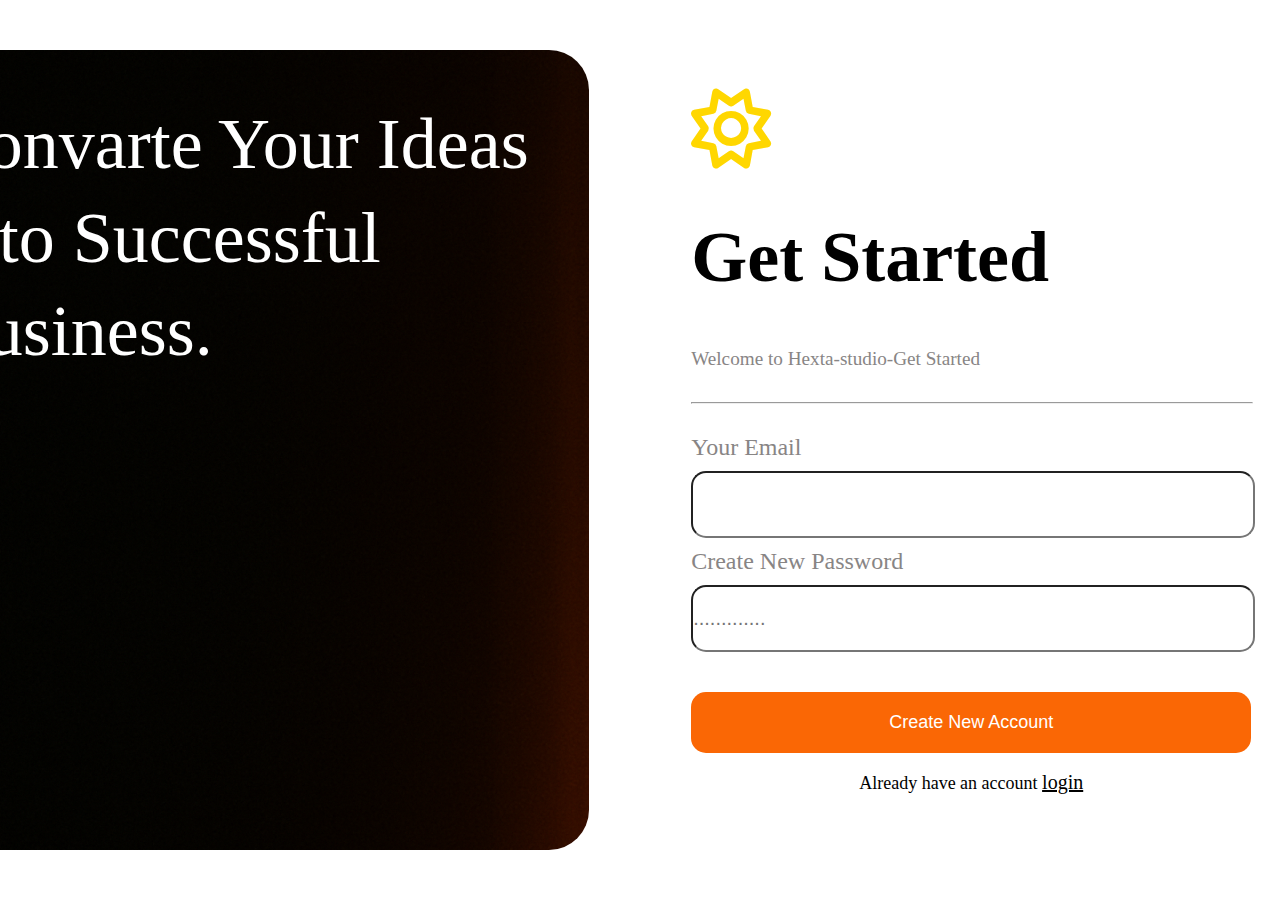
<file: index.html>
<!DOCTYPE html>
<html lang="en">

<head>
    <meta charset="UTF-8">
    <meta name="viewport" content="width=device-width, initial-scale=1.0">
    <link rel="stylesheet" href="style.css">
    <link rel="stylesheet" href="https://cdnjs.cloudflare.com/ajax/libs/font-awesome/6.4.0/css/all.min.css">
    <title>Hexta-studio</title>
</head>

<body>
    <section class="wrapper">
        <div class="container">
            <div class="header">
                <h1>Convarte Your Ideas Into Successful Business.</h1>
            </div>
            <div class="logs">
                <div class="logs-header">
                    <div class="icon">
                        <i class="far fa-sun" style="color: gold ; font-size: 80px;"></i>
                    </div>
                    <h1>Get Started</h1>
                    <p>Welcome to Hexta-studio-Get Started</p>
                </div>
                <hr>
                <div class="form">
                    <form action="">
                        <div class="inputs">
                            <label for="email"> Your Email</label>
                            <br>
                            <input type="email" name="Email" id="input">
                        </div>
                        <div class="inputs">
                            <label for="email"> Create New Password</label>
                            <br>
                            <input type="password" name="password" id="input" placeholder=".............">
                        </div>
                        <div class="submit">
                            <button type="submit"> Create New Account</button>
                            <p>Already have an account <a href="nextpage.html">login</a></p>
                        </div>
                    </form>
                </div>


            </div>
        </div>
    </section>
</body>

</html>
</file>
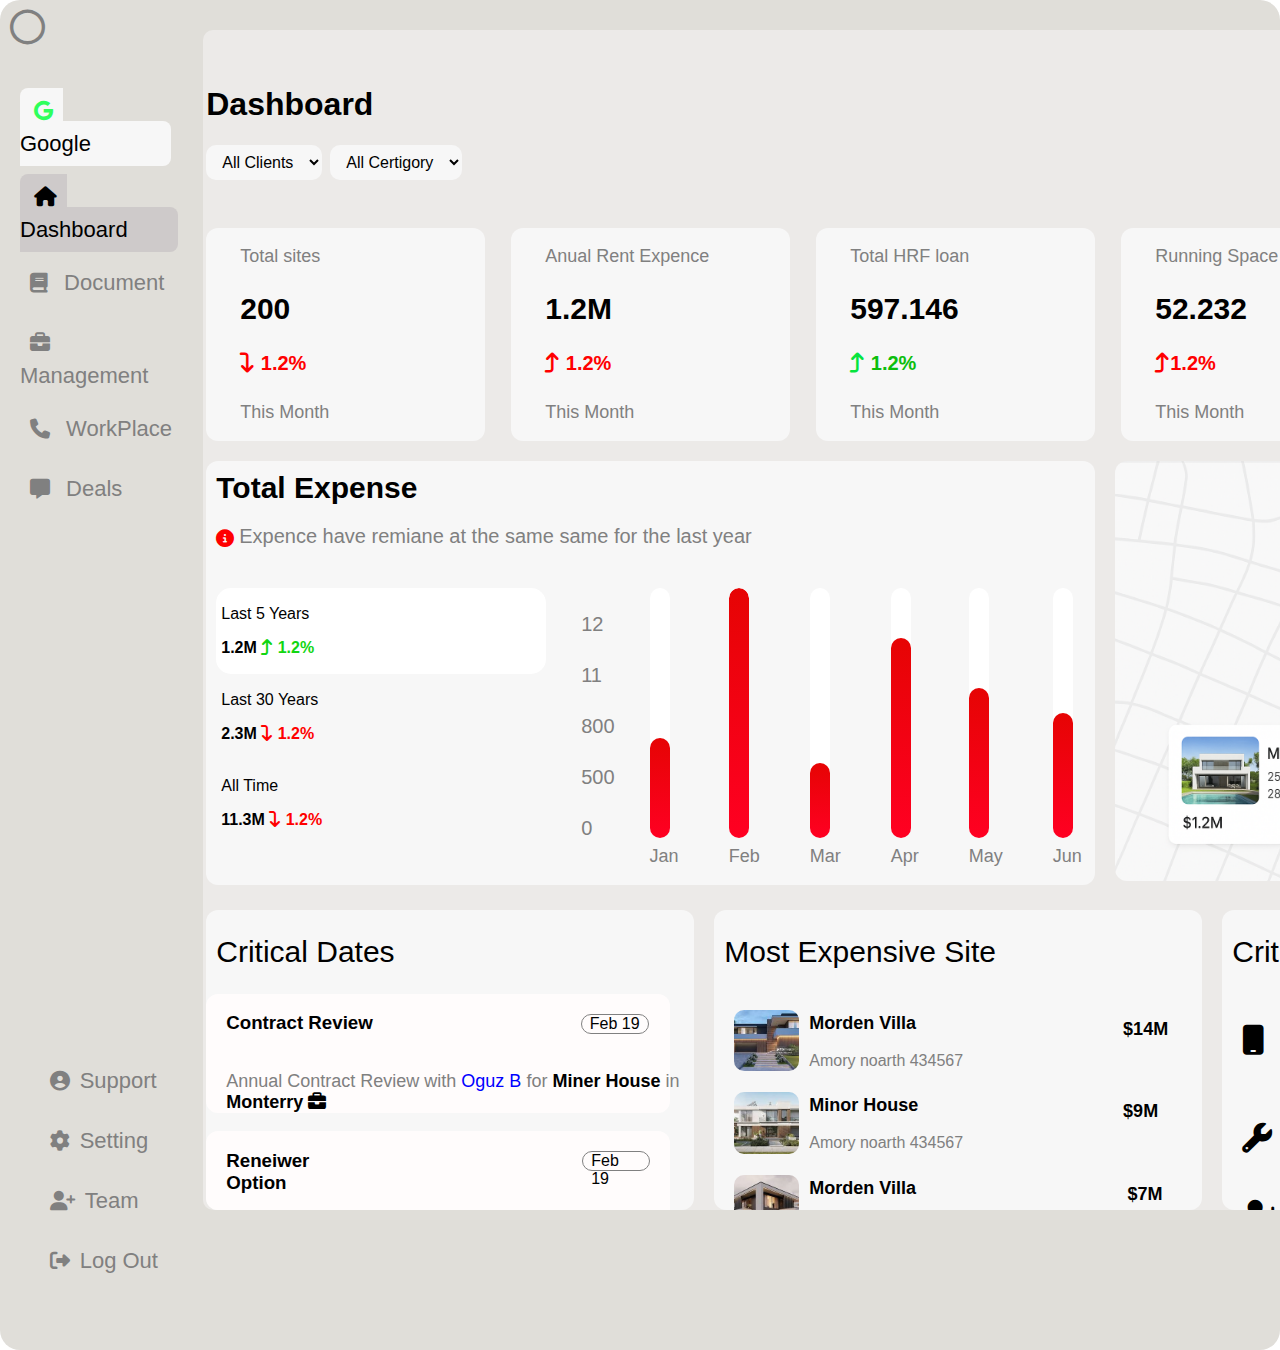
<file: nextpage.html>
<!DOCTYPE html>
<html lang="en">

<head>
    <meta charset="UTF-8">
    <meta name="viewport" content="width=device-width, initial-scale=1.0">
    <title>Dashbord</title>
    <link rel="stylesheet" href="https://cdnjs.cloudflare.com/ajax/libs/font-awesome/6.4.0/css/all.min.css">
    <link rel="stylesheet" href="nextpage.css">

</head>


<body>
    <div class="wrapper">
        <div class="contianer">
            <div class="right-bar">
                <i class="fa-regular fa-circle"></i>
                <div class="inline">
                    <ul>

                        <li class="list-1"> <a href="http://google.com"><i class="fab fa-google"
                                    style="color: rgb(47, 255, 92);"></i>
                                Google</a></li>
                        <li class="list-2"><a href=""><i class="fas fa-home"></i>Dashboard</a></li>
                        <li><a href=""><i class="fas fa-book"></i> Document</a></li>
                        <li><a href=""> <i class="fas fa-briefcase"></i>Management</a></li>
                        <li><a href=""><i class="fas fa-phone"></i> WorkPlace</a></li>
                        <li><a href=""><i class="fas fa-message"></i> Deals</a></li>
                    </ul>
                    <ul>
                        <li><a href=""><i class="fas fa-user-circle"></i>Support</a></li>
                        <li><a href=""><i class="fas fa-gear"></i>Setting</a></li>
                        <li><a href=""><i class="fas fa-user-plus"></i>Team</a></li>
                        <li><a href=""><i class="fa-solid fa-right-from-bracket"></i>Log Out</a></li>
                    </ul>
                </div>

            </div>
            <div class="right-section">
                <div class="right-container" style="z-index: -5;">
                    <div class="header">
                        <div id="mobile-nav" style="display: none;">
                            <p id="exit-button"><i class="fas fa-xmark" style="font-size: 30px;  "></i></p>
                            <i class="fa-regular fa-circle" style="font-size: 28px; padding: 10px 0;"></i>
                            <div class="inline-nav">
                                <ul>

                                    <li class="list2"> <a href="http://google.com"><i class="fab fa-google"
                                                style="color: rgb(47, 255, 92);"></i>
                                            Google</a></li>
                                    <li class="list-3"><a href=""><i class="fas fa-home"></i>Dashboard</a></li>
                                    <li><a href=""><i class="fas fa-book"></i> Document</a></li>
                                    <li><a href=""> <i class="fas fa-briefcase"></i>Management</a></li>
                                    <li><a href=""><i class="fas fa-phone"></i> WorkPlace</a></li>
                                    <li><a href=""><i class="fas fa-message"></i> Deals</a></li>
                                </ul>
                                <ul>
                                    <li><a href=""><i class="fas fa-user-circle"></i>Support</a></li>
                                    <li><a href=""><i class="fas fa-gear"></i>Setting</a></li>
                                    <li><a href=""><i class="fas fa-user-plus"></i>Team</a></li>
                                    <li><a href=""><i class="fa-solid fa-right-from-bracket" id="logout-link"></i>Log
                                            Out</a></li>
                                </ul>
                            </div>
                        </div>
                        <div class="header-flex">
                            <p id="toggle-button"> <i class="fas fa-bars" style="font-size: 35px;"></i></p>
                        </div>
                        <h1>Dashboard</h1>

                        <div class="header-flex flex">
                            <div class="selection">
                                <select name="select" id="select">
                                    <option value="All Clients" disabled selected>All Clients</option>
                                    <option value="All Clients">Nigeria</option>
                                    <option value="All Clients">Abroad</option>
                                </select>
                                <select name="select" id="select">
                                    <option value="All Clients" disabled selected>All Certigory</option>
                                    <option value="All Clients">Business</option>
                                    <option value="All Clients">Invesrtment</option>
                                </select>

                            </div>
                            <div class="edit">
                                <a href="">Edit Modules</a>
                            </div>
                        </div>
                    </div>
                    <div class="box-flex">
                        <div class="box-boxing">
                            <p>Total sites</p>
                            <h2> 200</h2>
                            <h4><i class="fas fa-arrow-turn-down" style="color: red;"></i> 1.2% </h4>
                            <p>This Month</p>
                        </div>
                        <div class="box-boxing">
                            <p>Anual Rent Expence</p>
                            <h2> 1.2M</h2>
                            <h4><i class="fas fa-arrow-turn-up" style="color: red;"></i> 1.2% </h4>
                            <p>This Month</p>
                        </div>
                        <div class="box-boxing">
                            <p>Total HRF loan</p>
                            <h2> 597.146</h2>
                            <h4 style="color: rgb(12, 190, 12);"><i class="fas fa-arrow-turn-up"
                                    style="color: rgb(6, 228, 62);"></i> 1.2% </h4>
                            <p>This Month</p>
                        </div>
                        <div class="box-boxing">
                            <p>Running Space</p>
                            <h2>52.232</h2>
                            <h4><i class="fas fa-arrow-turn-up" style="color: red;"></i>1.2%</h4>
                            <p>This Month</p>
                        </div>
                        <div class="box-boxing">
                            <p> Expiring Loanes</p>
                            <h2> 144</h2>
                            <h4><i class="fas fa-arrow-turn-up" style="color: red;"></i> 1.2%</h4>
                            <p>This Month</p>
                        </div>
                    </div>
                    <div class="expence-section-flex">
                        <div class="image-sets">
                            <div class="expence">
                                <div class="E-header">
                                    <p> <strong>Total Expense</strong></p>
                                    <p><i class="fas fa-info-circle"
                                            style="color: #ff0000; font-size: 18px; margin-top: 5px;"></i>Expence
                                        have remiane at the
                                        same same for the
                                        last year</p>
                                </div>
                                <div class="expence-flex">
                                    <div class="expence-grid">
                                        <div class="expence-box"
                                            style="background-color:  #ffffff; border-radius: 15px;">
                                            <p> Last 5 Years</p>
                                            <p style="font-weight: 900;"> 1.2M <strong
                                                    style="color: rgb(18, 214, 18);"><i
                                                        class="fas fa-arrow-turn-up"></i>
                                                    1.2% </strong></p>
                                        </div>
                                        <div class="expence-box">
                                            <p> Last 30 Years</p>
                                            <p style="font-weight: 900;"> 2.3M <strong style="color:#ff0000;"><i
                                                        class="fas fa-arrow-turn-down"></i>
                                                    1.2% </strong></p>
                                        </div>
                                        <div class="expence-box">
                                            <p>All Time</p>
                                            <p style="font-weight: 900;"> 11.3M <strong style="color: #ff0000;"><i
                                                        class="fas fa-arrow-turn-down"></i>
                                                    1.2% </strong></p>
                                        </div>
                                    </div>
                                    <div class="nunber-grid">
                                        <p>12</p>
                                        <p>11</p>
                                        <p>800</p>
                                        <p>500</p>
                                        <p>0</p>
                                    </div>
                                    <div class="expence-range">
                                        <div class="bars">
                                            <div class="bar-set">
                                                <div class="bar">
                                                    <div class="progress" style="height: 40%;"></div>

                                                </div>
                                                <span>Jan</span>
                                            </div>
                                            <div class="bar-set">
                                                <div class="bar">
                                                    <div class="progress" style="height: 100%;"></div>

                                                </div>
                                                <span>Feb</span>
                                            </div>
                                            <div class="bar-set">
                                                <div class="bar">
                                                    <div class="progress" style="height: 30%;"></div>

                                                </div>
                                                <span>Mar</span>
                                            </div>
                                            <div class="bar-set">
                                                <div class="bar">
                                                    <div class="progress" style="height: 80%;"></div>

                                                </div>
                                                <span>Apr</span>
                                            </div>
                                            <div class="bar-set">
                                                <div class="bar">
                                                    <div class="progress" style="height: 60%;"></div>

                                                </div>
                                                <span>May</span>
                                            </div>
                                            <div class="bar-set">
                                                <div class="bar">
                                                    <div class="progress" style="height: 50%;"></div>

                                                </div>
                                                <span>Jun</span>
                                            </div>

                                        </div>
                                    </div>

                                </div>
                            </div>
                        </div>
                        <div class="map-image">
                            <div class="map-img">
                                <img src="assets/images/map.png" alt="">
                            </div>
                        </div>
                    </div>
                    <div class="information-flex">
                        <div class="critical-dates">
                            <div class="critical-header">
                                <h2>Critical Dates</h2>
                            </div>
                            <div class="contract-rev">
                                <div class="contract-header">
                                    <h3>Contract Review</h3>
                                    <main>Feb 19</main>
                                </div>
                                <p>Annual Contract Review with <span style="color: blue;"> Oguz B</span> for <strong
                                        style="color: black;">Miner
                                        House</strong> in
                                    <strong style="color: black;">Monterry <i class="fas fa-briefcase"
                                            style="color: black;"></i></strong>
                                </p>
                            </div>
                            <div class="contract-rev">
                                <div class="contract-header">
                                    <h3>Reneiwer Option</h3>
                                    <main>Feb 19</main>
                                </div>
                                <p>Annual Contract Review with <span style="color: blue;"> Oguz B</span> for <strong
                                        style="color: black;">Miner
                                        House</strong> in
                                    <strong style="color: black;">Monterry <i class="fas fa-book"
                                            style="color: black;"></i></strong>
                                </p>
                            </div>
                        </div>
                        <div class="critical-dates">
                            <div class="critical-header">
                                <h2>Most Expensive Site</h2>
                            </div>
                            <div class="villa-sets">
                                <div class="villa-list">
                                    <div class="villa-image">
                                        <img src="assets/images/house1.jpeg" alt="">
                                    </div>
                                    <div class="villa-header">
                                        <p>Morden Villa</p>
                                        <span>Amory noarth 434567</span>
                                    </div>
                                </div>
                                <div class="left-text">
                                    <h4>$14M</h4>
                                </div>
                            </div>
                            <div class="villa-sets">
                                <div class="villa-list">
                                    <div class="villa-image">
                                        <img src="assets/images/house2jpeg.jpeg" alt="">
                                    </div>
                                    <div class="villa-header">
                                        <p>Minor House</p>
                                        <span>Amory noarth 434567</span>
                                    </div>
                                </div>
                                <div class="left-text">
                                    <h4>$9M</h4>
                                </div>
                            </div>
                            <div class="villa-sets">
                                <div class="villa-list">
                                    <div class="villa-image">
                                        <img src="assets/images/house3jpeg.jpeg" alt="">
                                    </div>
                                    <div class="villa-header">
                                        <p>Morden Villa</p>
                                        <span>Beary noarth 7345679</span>
                                    </div>
                                </div>
                                <div class="left-text">
                                    <h4>$7M</h4>
                                </div>
                            </div>
                            <div class="villa-sets">
                                <div class="villa-list">
                                    <div class="villa-image">
                                        <img src="assets/images/house4jpeg.jpeg" alt="">
                                    </div>
                                    <div style="margin: 0; padding: 0;" class="villa-header">
                                        <p>Minor House</p>
                                        <span>Amory noarth 434567</span>
                                    </div>
                                </div>
                                <div class="left-text">
                                    <h4>$14M</h4>
                                </div>
                            </div>
                        </div>
                        <div class="critical-dates">
                            <div class="critical-header">
                                <h2>Critical Dates</h2>
                            </div>
                            <div class="villa-sets1">
                                <div class="villa-list1">
                                    <div class="villa-image">
                                        <i class="fas fa-mobile"></i>
                                    </div>
                                    <div class="villa-header1">
                                        <p>Annual Rentail</p>
                                        <span>May 20</span>

                                    </div>
                                </div>
                                <div class="left-text">
                                    <h4>$6.826.59</h4>
                                </div>
                            </div>
                            <div class="villa-sets1">
                                <div class="villa-list1">
                                    <div class="villa-image">
                                        <i class="fa-solid fa-wrench"></i>
                                    </div>
                                    <div class="villa-header1">
                                        <p> Repair</p>
                                        <span>Jun 19</span>

                                    </div>
                                </div>
                                <div class="left-text">
                                    <h4>$6.826.59</h4>
                                </div>
                            </div>
                            <div class="villa-sets1">
                                <div class="villa-list1">
                                    <div class="villa-image">
                                        <i class="fas fa-user-plus"></i>
                                    </div>
                                    <div class="villa-header1">
                                        <p> Salaries</p>
                                        <span>April 30</span>

                                    </div>
                                </div>
                                <div class="left-text">
                                    <h4>$6.826.59</h4>
                                </div>
                            </div>
                            <div class="villa-sets1">
                                <div class="villa-list1">
                                    <div class="villa-image">
                                        <i class="fas fa-mobile"></i>
                                    </div>
                                    <div class="villa-header1">
                                        <p>Annual Rentail</p>
                                        <span>May 20</span>

                                    </div>
                                </div>
                                <div class="left-text">
                                    <h4>$6.826.59</h4>
                                </div>
                            </div>
                        </div>
                    </div>
                </div>
            </div>
        </div>
    </div>
    <script>
        const toggleButton = document.getElementById("toggle-button");
        const exitButton = document.getElementById("exit-button");
        const mobileNav = document.getElementById("mobile-nav");


        toggleButton.addEventListener("click", () => {
            mobileNav.style.display = "block";
        });

        exitButton.addEventListener("click", () => {
            mobileNav.style.display = "none";
        });
        const logoutLink = document.getElementById("logout-link");

        logoutLink.addEventListener("click", (e) => {
            e.preventDefault(); // stop the link from navigating immediately

            const confirmLogout = confirm("Are you sure you want to log out?");

            if (confirmLogout) {
                // ✅ User clicked "Yes"
                alert("You have been logged out!");
                // Redirect to your logout handler or home page
                window.location.href = "index.html";
            } else {
                // ❌ User clicked "No"
                window.location.href = "nextpage.html";
            }
        });
    </script>
</body>

</html>
</file>
<file: style.css>
body {
  padding: 0;
  margin: 0;
}
.container {
  justify-content: center;
  align-items: center;
  margin: 0 auto;
  margin: fit-content;
  display: flex;
  gap: 8%;
}
.wrapper {
  justify-content: center;
  align-items: center;
}
.header {
  background-image: url("assets/images/chart.png");
  width: 700px;
  align-items: center;
  justify-content: center;
  height: 800px;
  border-radius: 40px;
  margin: 50px 0px;
}
.header h1 {
  color: #ffff;
  font-size: 4.5rem;
  font-weight: 400;
  width: 700px;
  line-height: 1.3;
  padding: 0 50px;
}
.logs-header h1 {
  color: #000000;
  font-size: 4.5rem;
  font-weight: 900;
}
.logs-header p {
  color: #888585;
  font-size: 1.2rem;
  font-weight: 200;
  width: 700px;
  line-height: 1.3;
}
.logs hr {
  margin: 30px 0px;
  width: 80%;
}
label {
  font-size: 1.5rem;
  padding: 60px 0px;
  color: #888585;
}
input {
  margin: 10px 0px;
}
#input {
  padding: 20px 0px;
  width: 80%;
  border-radius: 15px;
  outline: none;
  font-size: 20px;
}
#input:hover {
  border: 1px solid red;
}

button {
  width: 80%;
  padding: 20px;
  background-color: #fa6705;
  border-radius: 15px;
  color: #ffff;
  font-size: 18px;
  margin-top: 30px;
  border: none;
}
button:hover {
  border: 1px solid #fa6705;
  background-color: #f7d4be;
  color: #000000;
}
.submit p {
  text-align: center;
  width: 80%;
  font-size: 18px;
}
.submit p a {
  color: #000000;
  font-size: 20px;
}
@media (max-width: 767px) {
  .container {
    flex-direction: column;
    gap: 20px;
    padding: 0 20px;
  }

  .header {
    width: 100%;
    height: 300px;
    margin: 20px 0;
    border-radius: 20px;
    display: none;
  }

  .logs-header h1 {
    font-size: 2.5rem;
    margin-top: 20px;
    text-align: center;
  }

  .logs-header p {
    font-size: 1rem;
    width: 100%;
    text-align: center;
  }

  #input,
  button {
    width: 21rem;
    font-size: 16px;
    padding: 20px 0px;
  }

  label {
    font-size: 1rem;
  }

  .submit p {
    font-size: 16px;
  }
  .icon {
    justify-content: center;
    align-items: center;
    text-align: center;
    margin-top: 40px;
  }

  .icon i {
    font-size: 40px;
    text-align: center;
  }
  .logs hr {
    margin: 30px 0px;
    width: 100%;
  }
  .submit p {
    text-align: center;
    font-size: 18px;
    margin-left: 40px;
  }
}
@media (min-width: 768px) and (max-width: 1023px) {
  .header {
    display: none;
  }
  .logs {
    justify-content: center;
    align-items: center;
  }
  .logs-header h1 {
    color: #000000;
    font-size: 4.5rem;
    text-align: center;
    font-weight: 900;
  }
  .icon {
    justify-content: center;
    align-items: center;
    text-align: center;
    margin-top: 40px;
  }
  .logs-header p {
    color: #888585;
    font-size: 1.2rem;
    font-weight: 200;
    text-align: center;
    width: 700px;
    line-height: 1.3;
  }
  .logs hr {
    margin: 30px 0px;
    width: 100%;
  }
  label {
    font-size: 1.5rem;
    padding: 60px 0px;
    text-align: left;
    color: #888585;
  }
  input {
    margin: 15px 0px;
  }
  #input {
    padding: 30px 0px;

    width: 100%;
    border-radius: 20px;
    outline: none;
    font-size: 20px;
  }
  #input:hover {
    border: 1px solid red;
  }

  button {
    width: 100%;
    padding: 30px;
    background-color: #fa6705;
    border-radius: 20px;
    color: #ffff;
    font-size: 18px;
    margin-top: 40px;
    border: none;
  }
  button:hover {
    border: 1px solid #fa6705;
    background-color: #f7d4be;
    color: #000000;
  }
  .submit p {
    text-align: center;
    width: 100%;
    font-size: 18px;
  }
}
</file>
<file: nextpage.css>
body {
  margin: 0;
  padding: 0;
  font-family: "Inter", "SF Pro Display", "Roboto", sans-serif;
}
.wrapper {
  border-radius: 20px;
  background-color: #e0ded9;
  width: 100%;
  height: 150vh;
}
.contianer {
  display: flex;

  gap: 5px;
}
.right-bar {
  padding: 0 0px;
  width: 25%;
}
.flex {
  display: flex;
  gap: 70rem;
}
.inline {
  display: flex;
  justify-content: space-between;
  flex-direction: column;
  align-items: center;
  gap: 30rem;
  margin: 0;
  padding: 0;
}

.inline ul {
  padding: 10px 20px;
  list-style: none;
}

.inline ul li {
  padding: 10px 0px;
}
.inline ul li i {
  font-size: 20px;
}

.inline a {
  text-decoration: none;
  font-size: 22px;
  color: #808080;
}
.right-bar i {
  text-decoration: none;
  padding: 10px 10px;
  font-size: 35px;
  color: #808080;
}
.list-1 a {
  background-color: #f7f7f7;
  padding: 10px 4px;
  padding-right: 80px;
  width: 100%;
  border-radius: 8px;
  color: #000000;
}
.list-2 a {
  background-color: #cecaca;
  padding: 10px 4px;
  padding-right: 50px;
  border-radius: 8px;
  color: #000000;
}
.list-2 i {
  color: #000000;
}
.right-container {
  background: #eceae8;
  padding: 0px 3.6px;

  border-radius: 10px;
  width: 100%;
}
.header {
  margin-top: 30px;
}
.selection {
  display: flex;
  gap: 8px;
}
#select {
  padding: 8px 12px;
  outline: none;
  border-radius: 10px;
  font-size: 16px;
  border: none;
  background-color: #f7f7f7;
}
.edit a {
  padding: 8px 10px;
  background-color: #f7f7f7;
  text-decoration: none;
  color: #000000;
  border-radius: 10px;
}
.box-flex {
  display: flex;
  gap: 26px;
  margin-top: 3rem;
}
.box-boxing {
  padding: 0px 34px;
  text-align: left;
  border-radius: 12px;
  background-color: #f7f7f7;
}
.box-boxing p {
  font-size: 18px;
  width: 211px;
  color: #808080;
}
.box-boxing h2 {
  font-size: 30px;
}
.box-boxing h4 {
  font-size: 20px;
  color: red;
}
.expence-section-flex {
  display: flex;
  gap: 20px;
}
.image-sets {
  background-color: #f7f7f7;
  padding: 10px 10px;
  margin-top: 20px;
  border-radius: 12px;
  width: 57.5%;
}
.E-header p strong {
  font-size: 30px;
  padding: 0;
  color: #000000;
  margin: 0;
}
.E-header p {
  font-size: 20px;
  display: flex;
  gap: 5px;
  padding-bottom: 20px;
  color: #808080;
  margin: 0;
}
.expence-flex {
  display: flex;
  margin-top: 20px;
  gap: 30px;
}

.expence-box {
  padding: 1px 5px;
  width: 20rem;
}
.nunber-grid {
  padding: 1px 5px;
}
.nunber-grid p {
  font-size: 20px;
  color: #808080;
  padding: 4px 0px;
}

.bars {
  display: flex;
  justify-content: center;
  gap: 50px;
  align-items: flex-end;
}

.bar {
  width: 20px;
  height: 250px;
  background: rgba(255, 255, 255, 0.993);
  border-radius: 10px;
  overflow: hidden;
  display: flex;
  flex-direction: column-reverse;
  align-items: center;
}

.progress {
  width: 100%;
  background: linear-gradient(to top, rgb(255, 0, 34), rgb(230, 4, 4));
  border-radius: 10px 10px 0 0;
}

.bar-set span {
  margin-top: 8px;
  font-size: 18px;
  display: block;
  color: #808080;
}
.map-img img {
  width: 590px;
  margin-top: 20px;
  border-radius: 12px;
  height: 420px;
}
.information-flex {
  display: flex;
  gap: 20px;
  margin-top: 25px;
}
.critical-dates {
  background-color: #f7f7f7;
  border-radius: 12px;
  width: 30.5rem;
  height: 300px;
  overflow: hidden;
}
.critical-header h2 {
  font-weight: 400;
  font-size: 30px;
  padding: 0 10px;
}
.contract-header {
  padding: 0px 20px;
  display: flex;
  gap: 13rem;
}
.contract-header main {
  padding: 0px 8px;
  height: 18px;
  margin-top: 20px;
  text-align: initial;
  border: 1px solid gray;
  border-radius: 12px;
}
.contract-rev {
  background-color: #fffcfc;
  margin-bottom: 5px;
  width: 95%;

  border-radius: 12px;
}
.contract-rev p {
  padding: 0 20px;
  font-size: 18px;
  color: #808080;
  width: 500px;
}
.villa-sets {
  display: flex;
  gap: 10rem;
  padding: 1px 20px;
}
.villa-list {
  display: flex;
  gap: 10px;
}
.villa-image img {
  width: 65px;
  height: auto;
  margin-top: 15px;
  border-radius: 10px;
}
.villa-header p {
  font-weight: 800;
  font-size: 18px;
}
.villa-header span {
  font-size: 16px;
  width: 300px;
  color: #808080;
}
.left-text {
  font-size: 18px;
}
.villa-sets1 {
  display: flex;
  gap: 12rem;
  padding: 1px 20px;
}
.villa-list1 {
  display: flex;
  gap: 30px;
}
.villa-image i {
  font-size: 30px;
  margin-top: 30px;
  border-radius: 10px;
}
.villa-header1 p {
  font-size: 18px;
  font-weight: 800;
  width: 120px;
}

#mobile-nav {
  position: fixed;
  top: 0px;
  left: 0;
  width: 60%;
  height: 100%;
  overflow: hidden;
  background-color: #cecaca;
  color: #000;
  z-index: 9999;
  transition: all 0.4s ease-in-out;
  padding: 0 20px;
  border-radius: 0 10px 10px 0;
}

#mobile-nav .inline-nav {
  display: flex;
  flex-direction: column;
  justify-content: space-between;
  gap: 12rem;
  margin: 0;
  padding: 0;
}

#mobile-nav ul {
  list-style: none;
  padding: 0;
  margin: 0;
}

#mobile-nav ul li {
  padding: 15px;
  font-size: 18px;
}
#mobile-nav ul a {
  display: flex;
  gap: 10px;
  text-decoration: none;
  color: #000000;
}
#exit-button {
  text-align: right;
  bottom: 30px;
}
.list2 {
  padding: 10px 20px;
  background-color: #ece4e4;
  border-radius: 8px;
  margin-bottom: 10px;
}
.list-3 {
  padding: 10px 20px;
  background-color: #ada4a4;
  border-radius: 8px;
}

@media screen and (min-width: 1025px) {
  #mobile-nav {
    display: none !important;
  }
}
@media (max-width: 767px) {
  .wrapper {
    background: none;
    border-radius: 0;
    width: 100%;
    height: auto;
    margin: 0;
    padding: 0;
    box-sizing: border-box;
  }
  .header {
    margin-top: 0px;
  }
  .header-flex {
    padding-bottom: 1px;

    border-bottom: 1px solid black;
    width: 100%;
  }
  .edit {
    margin-bottom: 2rem;
  }
  .contianer {
    display: flex;
    flex-direction: column;
    align-items: stretch;
    justify-content: flex-start;
    gap: 0;
    width: 100%;
    padding: 0 8px;
    box-sizing: border-box;
  }

  .right-bar,
  .inline,
  .nunber-grid,
  .expence-range {
    display: none;
  }
  .image-sets {
    width: 95%;
  }
  .expence-section-flex {
    display: flex;
    flex-direction: column;
  }
  .right-container {
    width: 100%;
    margin: 0;
    padding: 8px;
    border-radius: 0;
    box-sizing: border-box;
    min-width: 0;
  }

  .map-img img {
    width: 100% !important;
    max-width: 100% !important;
    height: auto !important;
    display: block;
  }

  .box-flex {
    display: grid;
    grid-template-columns: 1fr;
    gap: 10px;
    margin-top: 1rem;
  }
  .information-flex {
    display: grid;
    grid-template-columns: repeat(1, 1fr);
  }
  .critical-dates {
    width: 100%;
  }
  .flex {
    gap: 1.5rem;
    display: grid;
  }
  .critical-header {
    font-size: 18px;
  }
  .villa-header p {
    font-size: 14px;
    width: 165px;
    margin-top: 20px;
  }
  .villa-header span {
    font-size: 12px;
  }
  .villa-image img {
    width: 80px;
  }
  .villa-sets {
    gap: 0;
  }
  .contract-header {
    gap: 4rem;
  }
  .contract-rev p {
    font-size: 13px;
    width: 300px;
  }
  #mobile-nav {
    display: none;
  }
}
@media (min-width: 768px) and (max-width: 1023px) {
  .wrapper {
    background: none;
    border-radius: 0;
    width: 100%;
    height: auto;
    padding: 0;
    margin: 0;
    box-sizing: border-box;
  }
  .header {
    margin-top: 0px;
  }
  .header-flex {
    padding: 10px 0px;

    border-bottom: 1px solid black;
    width: 100%;
  }
  .header-flex h1 {
    font-size: 40px;
  }
  .contianer {
    display: flex;
    flex-direction: column;
    align-items: stretch;
    justify-content: flex-start;
    gap: 0;
    width: 100%;
    padding: 0 16px;
    box-sizing: border-box;
  }

  .right-bar {
    display: none;
  }

  .right-section {
    width: 100%;
    min-width: 0;
    box-sizing: border-box;
  }

  .right-container {
    width: 100%;
    margin: 0;
    padding: 12px;
    border-radius: 0;
    box-sizing: border-box;
    min-width: 0;
  }

  .map-img img {
    width: 100% !important;
    max-width: 100% !important;
    height: auto !important;
    display: block;
  }

  .box-flex {
    display: grid;
    grid-template-columns: repeat(2, 1fr);
    gap: 12px;
    margin-top: 1.5rem;
  }

  .inline {
    display: none;
  }
  .expence-section-flex {
    display: grid;
    grid-template-columns: 1fr;
  }
  .image-sets {
    width: 97%;
  }

  .bars {
    display: flex;
    justify-content: center;
    gap: 20px;
    align-items: flex-end;
  }

  .bar {
    width: 10px;
    height: 250px;
    background: rgba(255, 255, 255, 0.993);
    border-radius: 10px;
    overflow: hidden;
    display: flex;
    flex-direction: column-reverse;
    align-items: center;
  }

  .progress {
    width: 100%;
    background: linear-gradient(to top, rgb(255, 0, 34), rgb(230, 4, 4));
    border-radius: 10px 10px 0 0;
  }

  .bar-set span {
    margin-top: 8px;
    font-size: 16px;

    display: block;
    color: #808080;
  }
  .flex {
    gap: 20rem;
  }
  .information-flex {
    display: grid;
    grid-template-columns: repeat(1, 1fr);
  }
  .critical-dates {
    width: 100%;
  }
  .contract-header {
    gap: 25rem;
  }
  .villa-sets1,
  .villa-sets {
    gap: 20rem;
  }

  #mobile-nav {
    display: none;
  }
}
@media screen and (min-width: 1024px) {
  #toggle-button {
    visibility: hidden;
  }
  #mobile-nav {
    display: none;
  }
}
</file>
